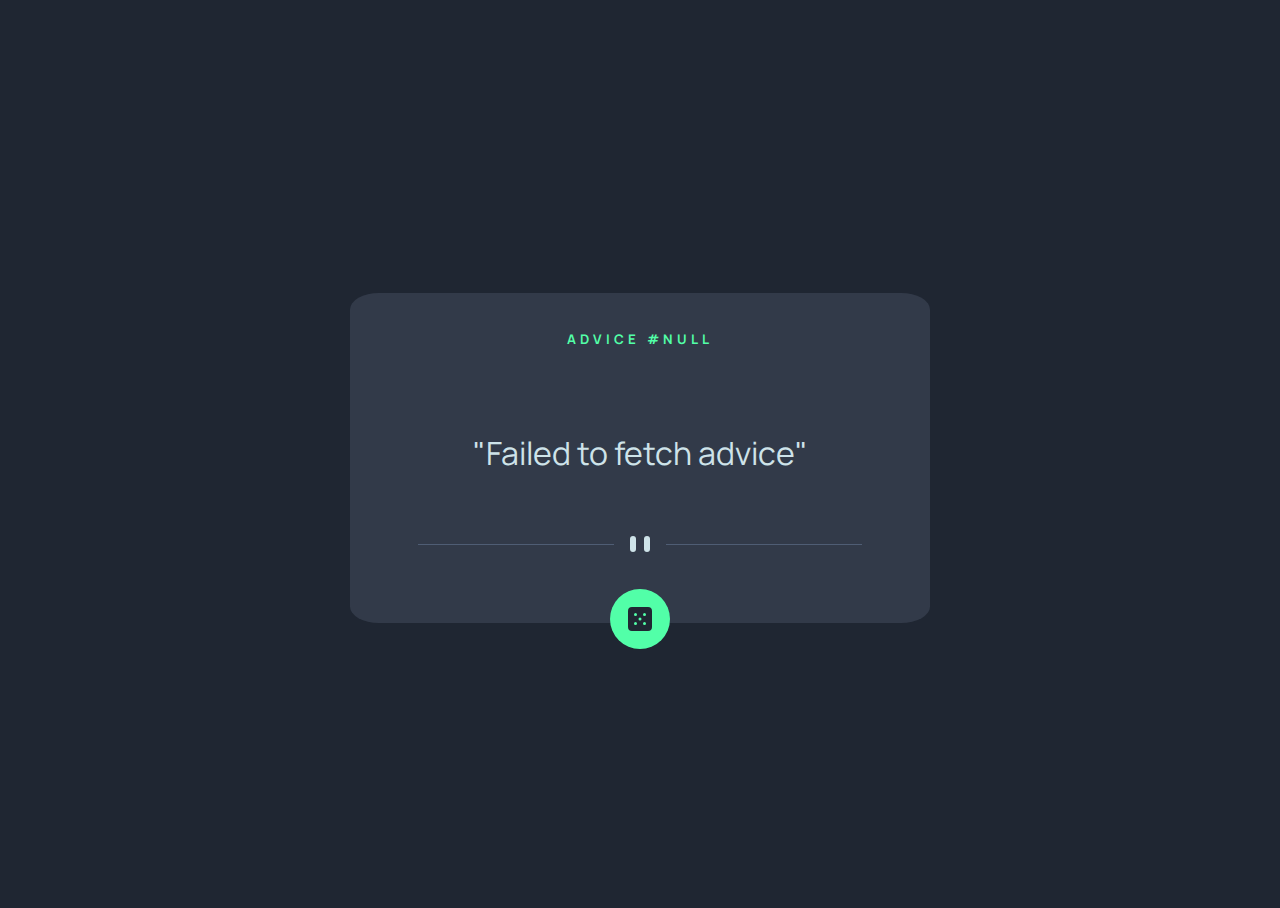
<file: advice-generator-app/index.html>
<!DOCTYPE html>
<html lang="en">
<head>
  <meta charset="UTF-8">
  <meta name="viewport" content="width=device-width, initial-scale=1.0"> <!-- displays site properly based on user's device -->

  <link rel="icon" type="image/png" sizes="32x32" href="./images/favicon-32x32.png">
  <link rel="stylesheet" href="styles.css">  

  <link rel="preconnect" href="https://fonts.googleapis.com">
  <link rel="preconnect" href="https://fonts.gstatic.com" crossorigin>
  <link href="https://fonts.googleapis.com/css2?family=Manrope:wght@200..800&display=swap" rel="stylesheet">
  <title>Frontend Mentor | Advice generator app</title>
  <script src="app.js" defer></script> <!-- the defer attribute makes the script execute after the HTML is fully parsed -->

</head>
<body>

  <div id="advice-container">

    <div id="advice-card">
      
      <h5 id="advice-header">Advice #<!-- Advice ID goes here --></h5>
      <p id="advice">This is the advice</p>

      <div id="pattern-divider-image">
        <picture>
          <source media="(min-width: 800px)" srcset="images/pattern-divider-desktop.svg">
          <img src="images/pattern-divider-mobile.svg" alt="Responsive Image">
        </picture>
      </div>

      <div id="icon-box">
        <img id="icon-dice" src="images/icon-dice.svg">
      </div>

    </div>
  
  </div>  

</body>
</html>
</file>
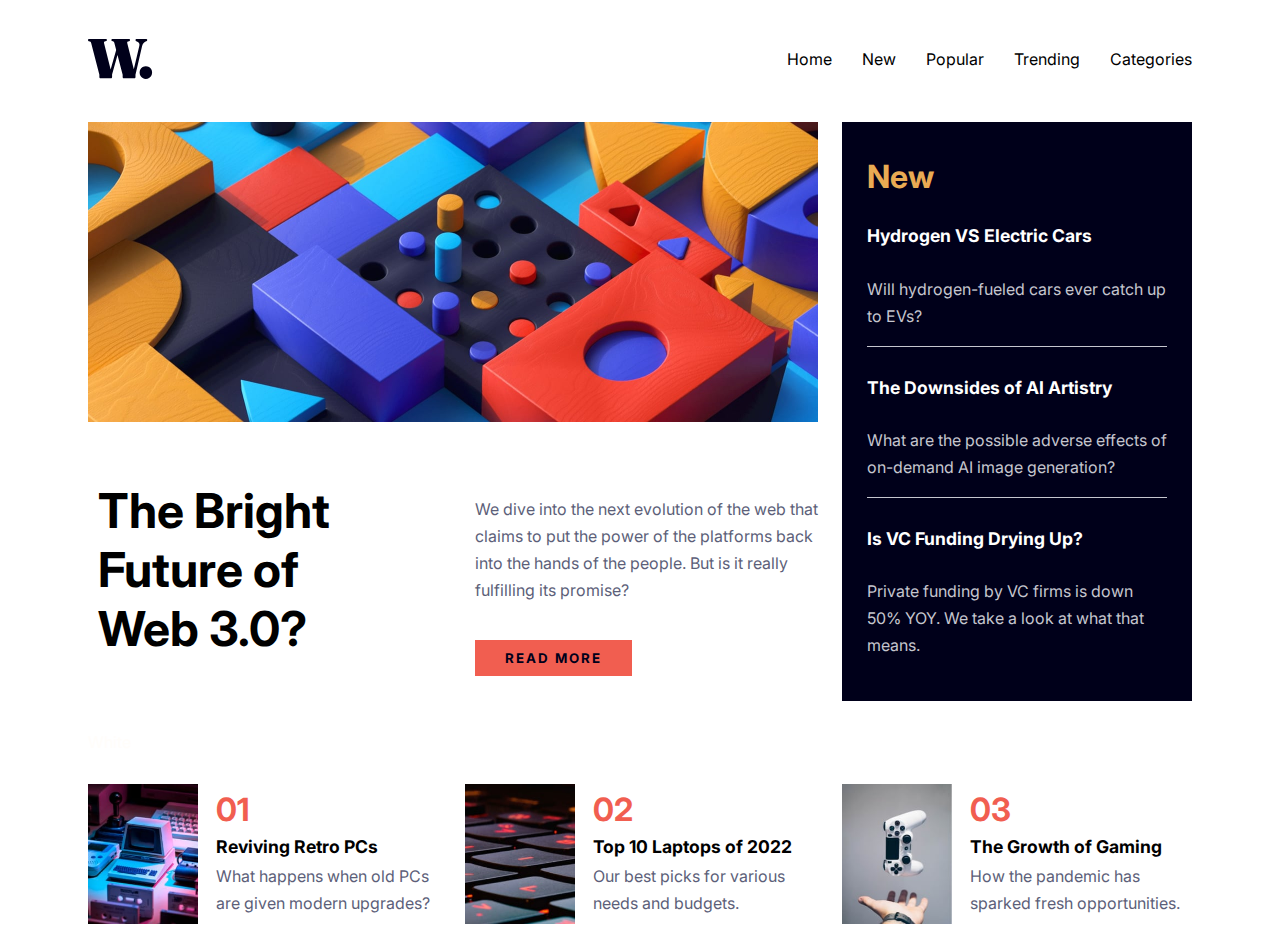
<file: news-homepage/index.html>
<!DOCTYPE html>
<html lang="en">
<head>
  <meta charset="UTF-8">
  <meta name="viewport" content="width=device-width, initial-scale=1.0"> <!-- displays site properly based on user's device -->
  <link rel="stylesheet" href="styles.css">
  <link rel="icon" type="image/png" sizes="32x32" href="./assets/images/favicon-32x32.png">

  <link rel="preconnect" href="https://fonts.googleapis.com">
  <link rel="preconnect" href="https://fonts.gstatic.com" crossorigin>
  <link href="https://fonts.googleapis.com/css2?family=Inter:ital,opsz,wght@0,14..32,100..900;1,14..32,100..900&display=swap" rel="stylesheet">
  
  <title>Frontend Mentor | News homepage</title>
</head>
<body>

  <div id="container">
    <div id="top-bar-mobile">
      <img id="icon-logo" src="assets/images/logo.svg">
      <img id="icon-menu" src="assets/images/icon-menu.svg">
    </div>
    <div id="top-bar-desktop">
      <img id="icon-logo" src="assets/images/logo.svg">
      <nav>
        <ul>
          <li><a href="#">Home</a></li>
          <li><a href="#">New</a></li>
          <li><a href="#">Popular</a></li>
          <li><a href="#">Trending</a></li>
          <li><a href="#">Categories</a></li>
        </ul>
      </nav>
    </div>
    <div id="main-image">
      <picture>
        <!-- Image for large screens (800px and above) -->
        <source media="(min-width: 1110px)" srcset="assets/images/image-web-3-desktop.jpg">
    
        <!-- Image for small screens (less than 800px) -->
        <img src="assets/images/image-web-3-mobile.jpg" alt="Responsive Image">
      </picture>
    </div>
    <div id="main-heading">
      <h1>The Bright Future of Web 3.0?</h1>
    </div>
    <div id="main-paragraph">
      <p>We dive into the next evolution of the web that claims to put the power of the platforms back into the hands of the people. 
      But is it really fulfilling its promise?<p>
      <button>Read more</button>
    </div>
    <div id="new-bar">
      
      <h2>New</h2> 
      <div class="item-new-bar"> 
        <h5>Hydrogen VS Electric Cars</h5>
        <p>Will hydrogen-fueled cars ever catch up to EVs?</p>
      </div>
      <div class="item-new-bar">
        <h5>The Downsides of AI Artistry</h5>
        <p>What are the possible adverse effects of on-demand AI image generation?</p>
      </div>
      <div class="item-new-bar">
        <h5>Is VC Funding Drying Up?</h5>
        <p>Private funding by VC firms is down 50% YOY. We take a look at what that means.</p>
      </div>

    </div>
    <div class="white-bar">
      <p style="color:hsl(36, 100%, 99%);">White</p>
    </div>
    <div class="bottom-bar-item">
      <img class="bottom-bar-image" src="assets/images/image-retro-pcs.jpg">
      <div class="bottom-bar-text">
        <h3>01</h3>
        <h5>Reviving Retro PCs</h5>
        <p>What happens when old PCs are given modern upgrades?</p>
      </div>
    </div>
    <div class="bottom-bar-item">
      <img class="bottom-bar-image" src="assets/images/image-top-laptops.jpg">
      <div class="bottom-bar-text">
        <h3>02</h3>
        <h5>Top 10 Laptops of 2022</h5>
        <p>Our best picks for various needs and budgets.</p>
      </div>
    </div>
    <div class="bottom-bar-item">
      <img class="bottom-bar-image" src="assets/images/image-gaming-growth.jpg">
      <div class="bottom-bar-text">
        <h3>03</h3>
        <h5>The Growth of Gaming</h5>
        <p>How the pandemic has sparked fresh opportunities.</p>
      </div>
    </div>
</div>

</body>
</html>
</file>
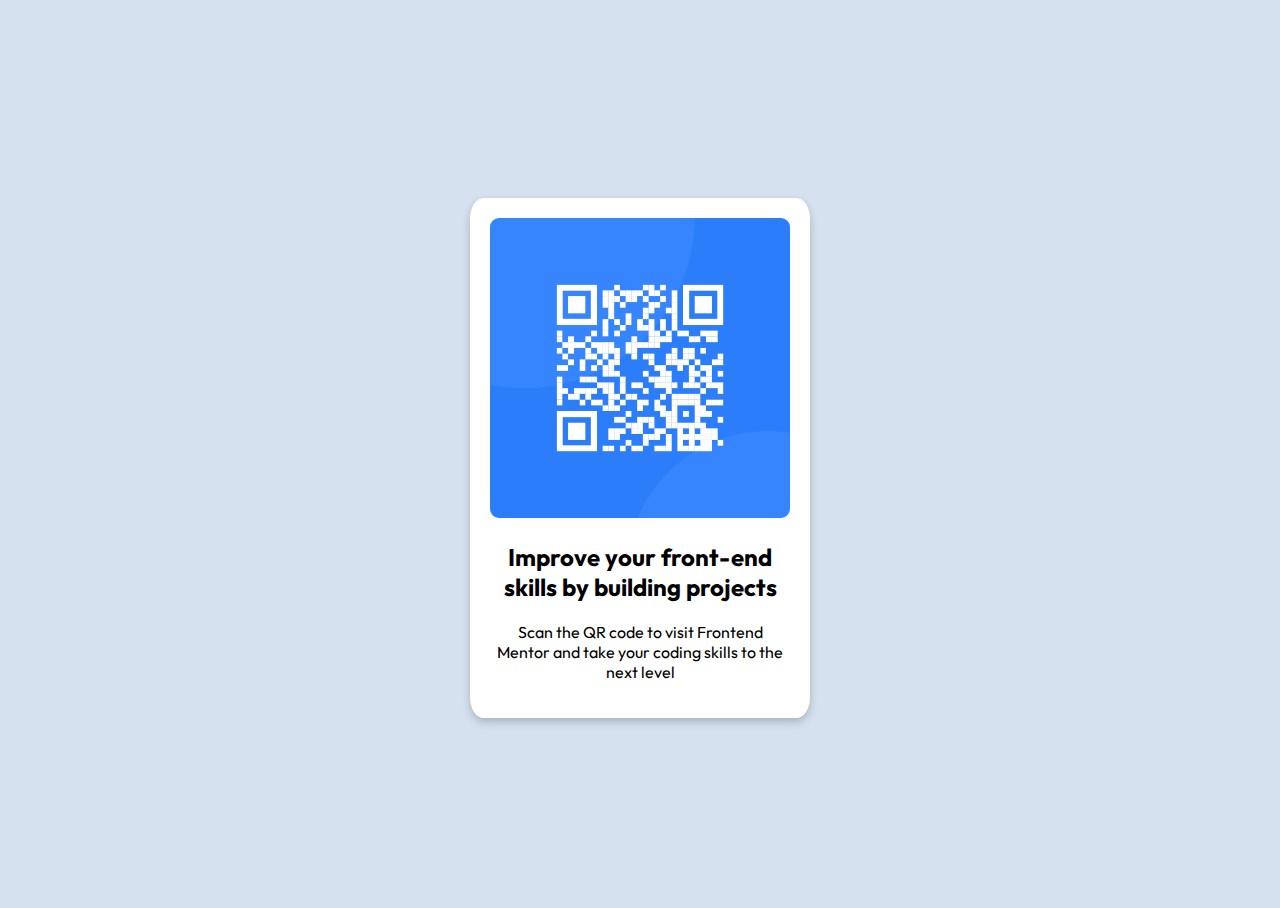
<file: qr-code-component/index.html>
<!DOCTYPE html>
<html lang="en">
<head>
  <meta charset="UTF-8">
  <meta name="viewport" content="width=device-width, initial-scale=1.0"> <!-- displays site properly based on user's device -->
  <link rel="stylesheet" href="styles.css">
  <link rel="icon" type="image/png" sizes="32x32" href="./images/favicon-32x32.png">

  <link rel="preconnect" href="https://fonts.googleapis.com">
  <link rel="preconnect" href="https://fonts.gstatic.com" crossorigin>
  <link href="https://fonts.googleapis.com/css2?family=Outfit:wght@100..900&display=swap" rel="stylesheet">
  
  <title>Frontend Mentor | QR code component</title>
</head>

<body>
  <div class="container">
    <div class="card">
      <img src="./images/image-qr-code.png">
      <h2>Improve your front-end skills by building projects</h2>
      <p>Scan the QR code to visit Frontend Mentor and take your coding skills to the next level</p>
    </div>
  </div>
</body>

</html>
</file>
<file: advice-generator-app/styles.css>
:root {
    --light-cyan: hsl(193, 38%, 86%);
    --neon-green: hsl(150, 100%, 66%);
    --grayish-blue: hsl(217, 19%, 38%);
    --dark-grayish-blue: hsl(217, 19%, 24%);
    --dark-blue: hsl(218, 23%, 16%);
    --font-size: 28px;
    --font-family: "Manrope", sans-serif;
}

* {
    font-family: var(--font-family);
}

html {
    background-color: var(--dark-blue);
    height: 100%;
}

#advice-container {
    background-color: var(--dark-blue);
    display: grid;
    place-items: center;
    height: 100vh;
}

#advice-card {
    background-color: var(--dark-grayish-blue);
    width: 500px;
    height: 300px;
    border-radius: 5%;
    display: grid;
    justify-items: center;
    padding: 15px;
    position: relative;
    width: 90%;
    max-width: 550px;
}

#advice-header {
    color: var(--neon-green);
    text-transform: uppercase;
    letter-spacing: 4px;
}

#advice {
    color: var(--light-cyan);
    font-size: 2rem;
}

#pattern-divider-image {
    padding-bottom: 4%;
}

#icon-box {
    background-color: var(--neon-green);
    border-radius: 50%;
    width: 60px;
    height: 60px;
    display: grid;
    place-items: center;
    align-self: end;
    position: absolute;
    bottom: -8%;
}

#icon-box:hover {
    box-shadow: 0 0 30px rgba(82, 255, 168, 1) 
}
</file>
<file: news-homepage/styles.css>
/*global variables of the styling guidelines*/
:root {
    --background-off-white: hsl(36, 100%, 99%);
    --light-gray-blue: hsl(233, 8%, 79%);
    --dark-gray-blue: hsl(236, 13%, 42%);
    --very-dark-blue: hsl(240, 100%, 5%);
    --soft-orange: hsl(35, 77%, 62%);
    --soft-red: hsl(5, 85%, 63%);
    --font-size: 15px;
    --font-family: "Inter", sans-serif;
}

p {
    font-size: 1rem;
    color: var(--dark-gray-blue);
    line-height: 1.7;
}

* {
    font-family: var(--font-family);
}

#top-bar-desktop {
    grid-area: top;
    display: none;
}

#top-bar-mobile {
    margin: 25px 0px;
    grid-area: top;
    display: flex;
    justify-content: space-between;
    align-items: center;
    gap: 30px;
}

/*Responsive design of the navigation bar, or menu item*/
@media (min-width: 1110px) {
    #top-bar-mobile {
        display: none;
    }

    #top-bar-desktop {
        margin: 25px 0px;
        display: flex;
        justify-content: space-between;
        align-items: center;
        gap: 30px;
    }

    #top-bar-desktop nav ul {
        display: flex;
        flex-direction: row;
        gap: 30px;
        justify-content: flex-end;
        align-items: center;
    } 

    #top-bar-desktop nav li {
        list-style: none;
    }

    #top-bar-desktop nav a {
        text-decoration: none;
        color: var(--dark-grey-blue);    
    }

    #top-bar-desktop nav a:hover {
        color: var(--soft-red);
    }
}

#container {
    grid-area: bottom;
    display: grid;
    grid-auto-columns: 370px;
    justify-content: center;
    column-gap: 0.75rem;
    row-gap: 0.75rem;
    grid-template-areas:
    'top'
    'one'
    'two'
    'three'
    'four'
    'five'
    'six'
    'seven'
}

#main-image {
    grid-area: one;
}

#main-heading {
    grid-area: two;
    align-self: start;
}

#main-heading h1 {
    font-size: 3rem;
    margin: 0;
    padding: 10px;
}

#main-paragraph {
    grid-area: three;
}

#main-paragraph p {
    margin: 0;
    padding: 10px;
}

#new-bar {
    grid-area: four;
}

.bottom-bar-item:nth-child(1) {
    grid-area: five;
}

.bottom-bar-item:nth-child(2) {
    grid-area: six;
}

.bottom-bar-item:nth-child(3) {
    grid-area: seven;
}

/*Responsive design of the layout of the page*/
@media (min-width: 1110px) {
    #container {
        display: grid;
        justify-content: center;
        column-gap: 0.75rem;
        row-gap: 0.75rem;
        grid-template-columns: 365px 365px 350px;
        grid-template-rows: 300px auto-fill 80px 140px;
        grid-template-areas:
            'top top top'
            'one one four'
            'two three four'
            'white white white'
            'five six seven';
    }

    .white-bar {
        grid-area: var(--background-off-white);
    }

    #main-heading h1 {
        padding-right: 60px;
    }

    .white-bar {
        grid-area: white;
    }
}

#main-paragraph {
    display: flex;
    flex-direction: column;
    justify-content: space-evenly;
}

.bottom-bar-item {
    display: grid;
    grid-template-columns: 112px auto;
    grid-template-rows: 140px;
    column-gap: 1rem;
    grid-template-areas: 
    'one two';

    .bottom-bar-item.bottom-bar-image {
        grid-area: one;
    }
    
    .bottom-bar-text {
        grid-area: two;
    }

    .bottom-bar-text h3,
    .bottom-bar-text h5,
    .bottom-bar-text p {
        margin: 0;
    }
}

.bottom-bar-text {
    display: flex;
    flex-direction: column;
    justify-content: space-evenly;
}

#top-bar {
    display: flex;
    justify-content: space-between;
    align-items: center;
    margin-bottom: 30px;
}

#main-image img,
#main-image source {
    height: 300px; 
}

button {
    background-color: var(--soft-red);
    color: var(--very-dark-blue);
    text-transform: uppercase;
    letter-spacing: 2px;
    font-weight: bold;
    padding: 10px 30px;
    border: none;
}

button:hover {
    background-color: hsl(240, 100%, 5%);
    color: white;
}

#new-bar h2 {
    color: var(--soft-orange);
    font-size: 2rem;
    margin-top: 10px;
    margin-bottom: 25px;
} 

h3 {
    color: var(--soft-red);
    font-size: 2rem;
} 

h5 {
    font-size: 1.1rem;
}

#new-bar {
    min-width: 300px;
    max-width: 320px;
    background-color: var(--very-dark-blue);
    padding: 25px;
}

#new-bar p {
    color: var(--light-gray-blue);
}

#new-bar h5 {
    color: white;
}

#new-bar h5:hover {
    color: var(--soft-orange);
}

.bottom-bar-item h5:hover {
    color: var(--soft-red);
}

.item-new-bar {
    border-bottom: 1px solid var(--light-gray-blue);
}

.item-new-bar:nth-last-child(1) {
    border-bottom: none;
}

.bottom-bar-image {
    height: 140px;
}
</file>
<file: qr-code-component/styles.css>
body, html {
    background-color: #d5e1ef;
    height: 100%;
}

h2,p {
    font-family: "Outfit", sans-serif;
    width: 300px;
    text-align: center;
}

img {
    width: 300px;
    border-radius: 3%;
}

.container {
    display: grid;
    place-items: center;
    height: 100vh;
}

.card {
    background-color: white;
    border-radius: 4%;
    padding: 20px;
    width: 300px;
    box-shadow: 0px 4px 8px rgba(0, 0, 0, 0.2);
}
</file>
